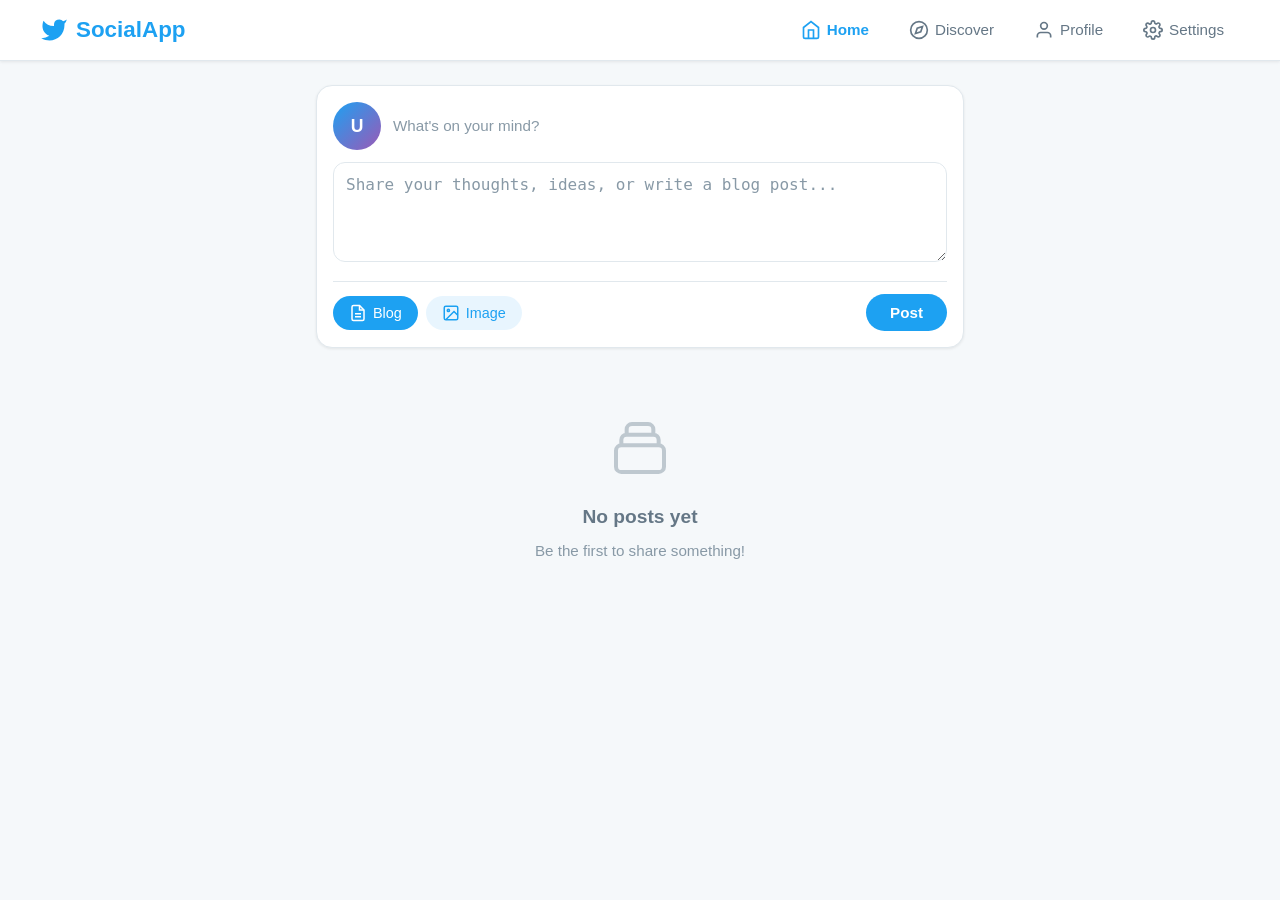
<file: index.html>
<!DOCTYPE html>
<html lang="en">

<head>
  <meta charset="UTF-8">
  <meta name="viewport" content="width=device-width, initial-scale=1.0">
  <title>SocialApp - Home</title>
  <meta name="description" content="Share your thoughts, images, and connect with others on SocialApp">
  <script>
    // Apply theme immediately to prevent flash
    (function () {
      var theme = localStorage.getItem('socialapp_theme') || 'light';
      document.documentElement.setAttribute('data-theme', theme);
    })();
  </script>
  <link rel="stylesheet" href="styles.css">
  <link rel="stylesheet" href="index.css">
</head>

<body>
  <!-- Navigation Bar -->
  <nav class="navbar">
    <div class="navbar-container">
      <a href="index.html" class="navbar-logo">
        <svg viewBox="0 0 24 24">
          <path
            d="M23 3a10.9 10.9 0 0 1-3.14 1.53 4.48 4.48 0 0 0-7.86 3v1A10.66 10.66 0 0 1 3 4s-4 9 5 13a11.64 11.64 0 0 1-7 2c9 5 20 0 20-11.5a4.5 4.5 0 0 0-.08-.83A7.72 7.72 0 0 0 23 3z" />
        </svg>
        <span>SocialApp</span>
      </a>

      <div class="navbar-links">
        <a href="index.html" class="nav-link active">
          <svg viewBox="0 0 24 24" fill="none" stroke="currentColor" stroke-width="2">
            <path d="M3 9l9-7 9 7v11a2 2 0 0 1-2 2H5a2 2 0 0 1-2-2z" />
            <polyline points="9 22 9 12 15 12 15 22" />
          </svg>
          <span>Home</span>
        </a>
        <a href="discover.html" class="nav-link">
          <svg viewBox="0 0 24 24" fill="none" stroke="currentColor" stroke-width="2">
            <circle cx="12" cy="12" r="10" />
            <polygon points="16.24 7.76 14.12 14.12 7.76 16.24 9.88 9.88 16.24 7.76" />
          </svg>
          <span>Discover</span>
        </a>
        <a href="profile.html" class="nav-link">
          <svg viewBox="0 0 24 24" fill="none" stroke="currentColor" stroke-width="2">
            <path d="M20 21v-2a4 4 0 0 0-4-4H8a4 4 0 0 0-4 4v2" />
            <circle cx="12" cy="7" r="4" />
          </svg>
          <span>Profile</span>
        </a>
        <a href="settings.html" class="nav-link">
          <svg viewBox="0 0 24 24" fill="none" stroke="currentColor" stroke-width="2">
            <circle cx="12" cy="12" r="3" />
            <path
              d="M19.4 15a1.65 1.65 0 0 0 .33 1.82l.06.06a2 2 0 0 1 0 2.83 2 2 0 0 1-2.83 0l-.06-.06a1.65 1.65 0 0 0-1.82-.33 1.65 1.65 0 0 0-1 1.51V21a2 2 0 0 1-2 2 2 2 0 0 1-2-2v-.09A1.65 1.65 0 0 0 9 19.4a1.65 1.65 0 0 0-1.82.33l-.06.06a2 2 0 0 1-2.83 0 2 2 0 0 1 0-2.83l.06-.06a1.65 1.65 0 0 0 .33-1.82 1.65 1.65 0 0 0-1.51-1H3a2 2 0 0 1-2-2 2 2 0 0 1 2-2h.09A1.65 1.65 0 0 0 4.6 9a1.65 1.65 0 0 0-.33-1.82l-.06-.06a2 2 0 0 1 0-2.83 2 2 0 0 1 2.83 0l.06.06a1.65 1.65 0 0 0 1.82.33H9a1.65 1.65 0 0 0 1-1.51V3a2 2 0 0 1 2-2 2 2 0 0 1 2 2v.09a1.65 1.65 0 0 0 1 1.51 1.65 1.65 0 0 0 1.82-.33l.06-.06a2 2 0 0 1 2.83 0 2 2 0 0 1 0 2.83l-.06.06a1.65 1.65 0 0 0-.33 1.82V9a1.65 1.65 0 0 0 1.51 1H21a2 2 0 0 1 2 2 2 2 0 0 1-2 2h-.09a1.65 1.65 0 0 0-1.51 1z" />
          </svg>
          <span>Settings</span>
        </a>
      </div>
    </div>
  </nav>

  <!-- Main Content -->
  <main class="main-container">
    <!-- Create Post Section -->
    <section class="card create-post-box">
      <form id="createPostForm">
        <div class="create-post-header">
          <div class="avatar" id="userAvatar">U</div>
          <span style="color: var(--text-muted); font-size: 0.95rem;">What's on your mind?</span>
        </div>

        <!-- Blog Mode (Text Area) -->
        <div id="blogMode" class="post-mode active">
          <textarea id="postContent" class="create-post-textarea"
            placeholder="Share your thoughts, ideas, or write a blog post..." maxlength="1000"></textarea>
        </div>

        <!-- Image Mode (Image Upload + Caption) -->
        <div id="imageMode" class="post-mode">
          <div class="image-upload-section">
            <div id="imageDropZone" class="image-drop-zone" onclick="document.getElementById('imageInput').click()">
              <div class="drop-zone-content">
                <svg viewBox="0 0 24 24" fill="none" stroke="currentColor" stroke-width="2">
                  <rect x="3" y="3" width="18" height="18" rx="2" ry="2" />
                  <circle cx="8.5" cy="8.5" r="1.5" />
                  <polyline points="21 15 16 10 5 21" />
                </svg>
                <p>Click to upload an image</p>
                <span>or drag and drop</span>
              </div>
            </div>

            <!-- Image Preview -->
            <div id="imagePreviewContainer" class="image-preview-container">
              <img id="imagePreview" class="image-preview" alt="Preview">
              <button type="button" class="remove-image-btn" onclick="handleRemoveImage()" title="Remove image">
                <svg width="16" height="16" viewBox="0 0 24 24" fill="none" stroke="currentColor" stroke-width="2">
                  <line x1="18" y1="6" x2="6" y2="18" />
                  <line x1="6" y1="6" x2="18" y2="18" />
                </svg>
              </button>
            </div>
          </div>

          <!-- Caption Input -->
          <div class="caption-section">
            <input type="text" id="imageCaption" class="caption-input" placeholder="Add a caption for your image..."
              maxlength="200">
          </div>
        </div>

        <!-- Hidden File Input -->
        <input type="file" id="imageInput" class="hidden-file-input" accept="image/*">

        <div class="create-post-actions">
          <div class="post-type-buttons">
            <button type="button" class="post-type-btn active" data-type="text" onclick="handlePostTypeClick('text')">
              <svg viewBox="0 0 24 24" fill="none" stroke="currentColor" stroke-width="2">
                <path d="M14 2H6a2 2 0 0 0-2 2v16a2 2 0 0 0 2 2h12a2 2 0 0 0 2-2V8z" />
                <polyline points="14 2 14 8 20 8" />
                <line x1="16" y1="13" x2="8" y2="13" />
                <line x1="16" y1="17" x2="8" y2="17" />
              </svg>
              Blog
            </button>
            <button type="button" class="post-type-btn" data-type="image" onclick="handlePostTypeClick('image')">
              <svg viewBox="0 0 24 24" fill="none" stroke="currentColor" stroke-width="2">
                <rect x="3" y="3" width="18" height="18" rx="2" ry="2" />
                <circle cx="8.5" cy="8.5" r="1.5" />
                <polyline points="21 15 16 10 5 21" />
              </svg>
              Image
            </button>
          </div>
          <button type="submit" class="btn-primary">Post</button>
        </div>
      </form>
    </section>

    <!-- Feed Section -->
    <section id="feed" class="feed">
      <!-- Posts will be rendered here by JavaScript -->
    </section>
  </main>

  <script src="app.js"></script>
  <script src="index.js"></script>
</body>

</html>
</file>
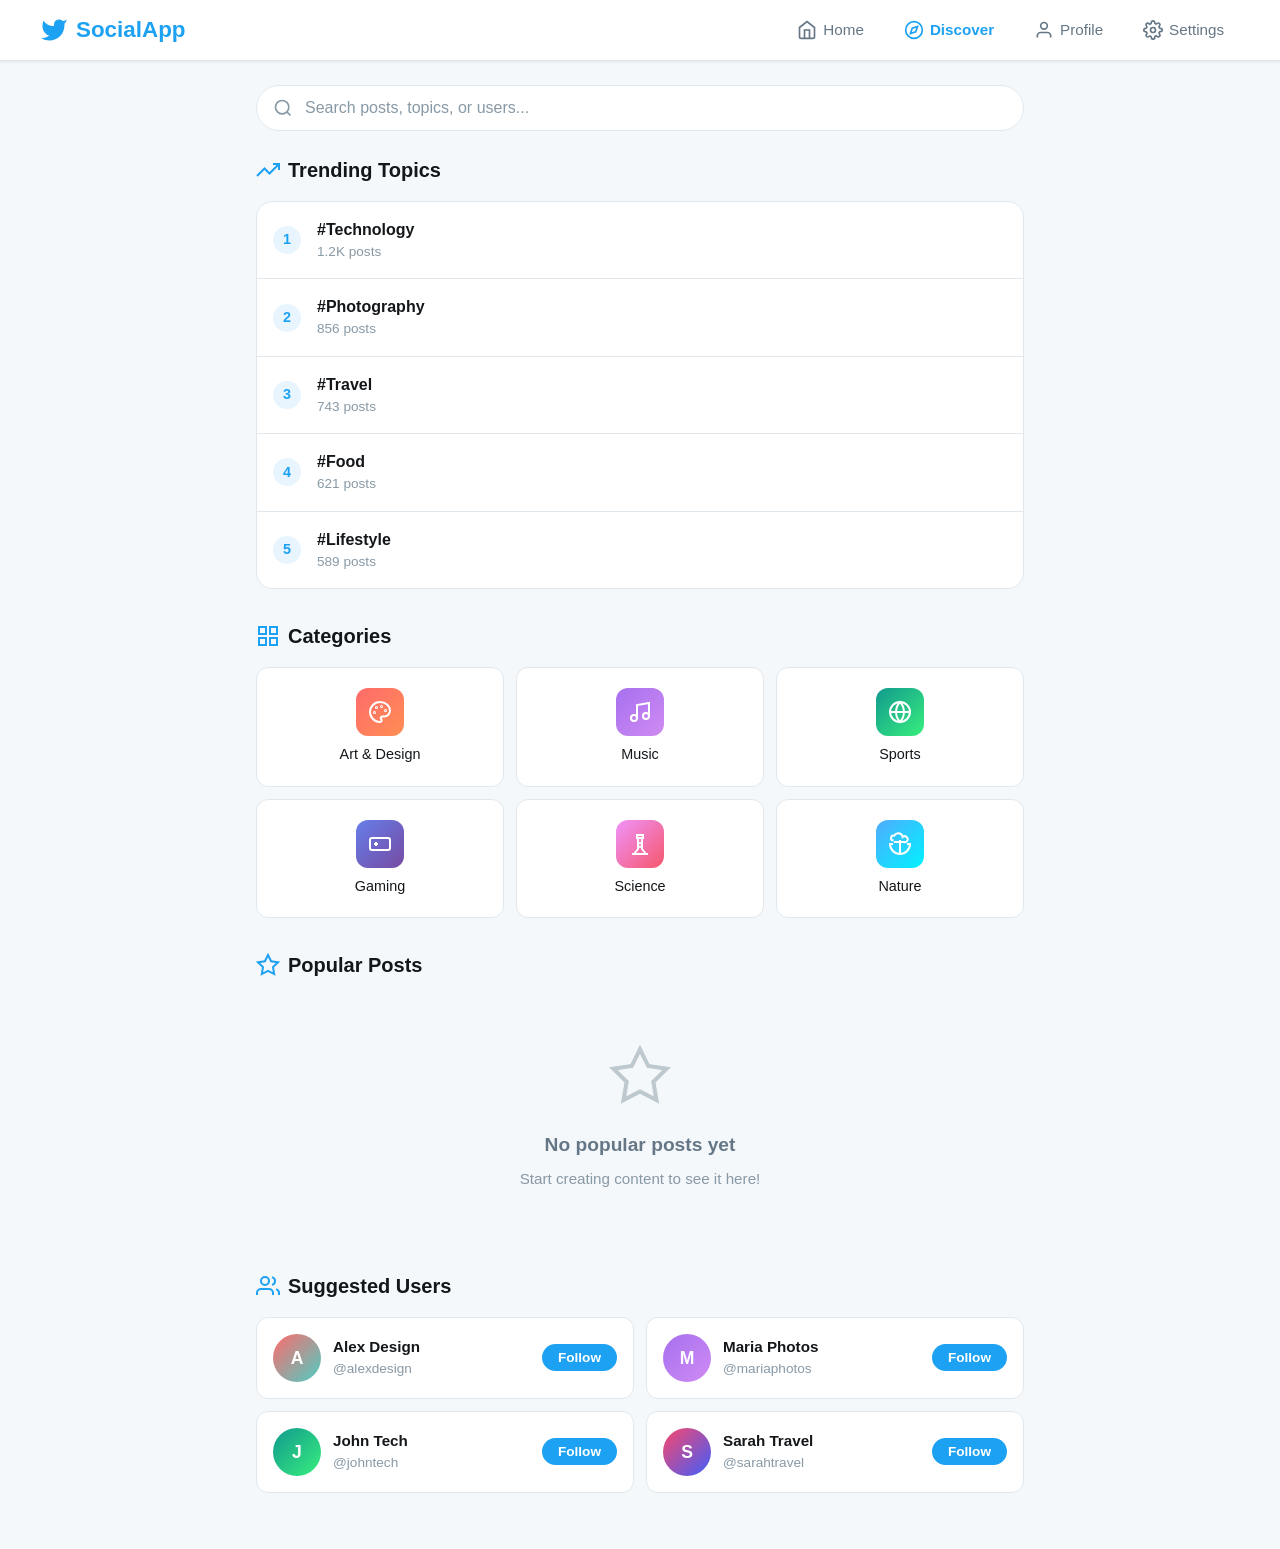
<file: discover.html>
<!DOCTYPE html>
<html lang="en">

<head>
    <meta charset="UTF-8">
    <meta name="viewport" content="width=device-width, initial-scale=1.0">
    <title>SocialApp - Discover</title>
    <meta name="description" content="Discover trending topics, popular posts, and new content on SocialApp">
    <script>
        // Apply theme immediately to prevent flash
        (function () {
            var theme = localStorage.getItem('socialapp_theme') || 'light';
            document.documentElement.setAttribute('data-theme', theme);
        })();
    </script>
    <link rel="stylesheet" href="styles.css">
    <link rel="stylesheet" href="discover.css">
</head>

<body>
    <!-- Navigation Bar -->
    <nav class="navbar">
        <div class="navbar-container">
            <a href="index.html" class="navbar-logo">
                <svg viewBox="0 0 24 24">
                    <path
                        d="M23 3a10.9 10.9 0 0 1-3.14 1.53 4.48 4.48 0 0 0-7.86 3v1A10.66 10.66 0 0 1 3 4s-4 9 5 13a11.64 11.64 0 0 1-7 2c9 5 20 0 20-11.5a4.5 4.5 0 0 0-.08-.83A7.72 7.72 0 0 0 23 3z" />
                </svg>
                <span>SocialApp</span>
            </a>

            <div class="navbar-links">
                <a href="index.html" class="nav-link">
                    <svg viewBox="0 0 24 24" fill="none" stroke="currentColor" stroke-width="2">
                        <path d="M3 9l9-7 9 7v11a2 2 0 0 1-2 2H5a2 2 0 0 1-2-2z" />
                        <polyline points="9 22 9 12 15 12 15 22" />
                    </svg>
                    <span>Home</span>
                </a>
                <a href="discover.html" class="nav-link active">
                    <svg viewBox="0 0 24 24" fill="none" stroke="currentColor" stroke-width="2">
                        <circle cx="12" cy="12" r="10" />
                        <polygon points="16.24 7.76 14.12 14.12 7.76 16.24 9.88 9.88 16.24 7.76" />
                    </svg>
                    <span>Discover</span>
                </a>
                <a href="profile.html" class="nav-link">
                    <svg viewBox="0 0 24 24" fill="none" stroke="currentColor" stroke-width="2">
                        <path d="M20 21v-2a4 4 0 0 0-4-4H8a4 4 0 0 0-4 4v2" />
                        <circle cx="12" cy="7" r="4" />
                    </svg>
                    <span>Profile</span>
                </a>
                <a href="settings.html" class="nav-link">
                    <svg viewBox="0 0 24 24" fill="none" stroke="currentColor" stroke-width="2">
                        <circle cx="12" cy="12" r="3" />
                        <path
                            d="M19.4 15a1.65 1.65 0 0 0 .33 1.82l.06.06a2 2 0 0 1 0 2.83 2 2 0 0 1-2.83 0l-.06-.06a1.65 1.65 0 0 0-1.82-.33 1.65 1.65 0 0 0-1 1.51V21a2 2 0 0 1-2 2 2 2 0 0 1-2-2v-.09A1.65 1.65 0 0 0 9 19.4a1.65 1.65 0 0 0-1.82.33l-.06.06a2 2 0 0 1-2.83 0 2 2 0 0 1 0-2.83l.06-.06a1.65 1.65 0 0 0 .33-1.82 1.65 1.65 0 0 0-1.51-1H3a2 2 0 0 1-2-2 2 2 0 0 1 2-2h.09A1.65 1.65 0 0 0 4.6 9a1.65 1.65 0 0 0-.33-1.82l-.06-.06a2 2 0 0 1 0-2.83 2 2 0 0 1 2.83 0l.06.06a1.65 1.65 0 0 0 1.82.33H9a1.65 1.65 0 0 0 1-1.51V3a2 2 0 0 1 2-2 2 2 0 0 1 2 2v.09a1.65 1.65 0 0 0 1 1.51 1.65 1.65 0 0 0 1.82-.33l.06-.06a2 2 0 0 1 2.83 0 2 2 0 0 1 0 2.83l-.06.06a1.65 1.65 0 0 0-.33 1.82V9a1.65 1.65 0 0 0 1.51 1H21a2 2 0 0 1 2 2 2 2 0 0 1-2 2h-.09a1.65 1.65 0 0 0-1.51 1z" />
                    </svg>
                    <span>Settings</span>
                </a>
            </div>
        </div>
    </nav>

    <!-- Main Content -->
    <main class="main-container discover-container">
        <!-- Search Section -->
        <section class="search-section">
            <div class="search-box">
                <svg viewBox="0 0 24 24" fill="none" stroke="currentColor" stroke-width="2">
                    <circle cx="11" cy="11" r="8" />
                    <line x1="21" y1="21" x2="16.65" y2="16.65" />
                </svg>
                <input type="text" id="searchInput" class="search-input"
                    placeholder="Search posts, topics, or users...">
            </div>
        </section>

        <!-- Trending Topics -->
        <section class="discover-section">
            <h2 class="section-title">
                <svg viewBox="0 0 24 24" fill="none" stroke="currentColor" stroke-width="2">
                    <polyline points="23 6 13.5 15.5 8.5 10.5 1 18" />
                    <polyline points="17 6 23 6 23 12" />
                </svg>
                Trending Topics
            </h2>
            <div class="trending-topics">
                <div class="trending-topic" onclick="searchTopic('Technology')">
                    <div class="topic-rank">1</div>
                    <div class="topic-info">
                        <h4>#Technology</h4>
                        <p>1.2K posts</p>
                    </div>
                </div>
                <div class="trending-topic" onclick="searchTopic('Photography')">
                    <div class="topic-rank">2</div>
                    <div class="topic-info">
                        <h4>#Photography</h4>
                        <p>856 posts</p>
                    </div>
                </div>
                <div class="trending-topic" onclick="searchTopic('Travel')">
                    <div class="topic-rank">3</div>
                    <div class="topic-info">
                        <h4>#Travel</h4>
                        <p>743 posts</p>
                    </div>
                </div>
                <div class="trending-topic" onclick="searchTopic('Food')">
                    <div class="topic-rank">4</div>
                    <div class="topic-info">
                        <h4>#Food</h4>
                        <p>621 posts</p>
                    </div>
                </div>
                <div class="trending-topic" onclick="searchTopic('Lifestyle')">
                    <div class="topic-rank">5</div>
                    <div class="topic-info">
                        <h4>#Lifestyle</h4>
                        <p>589 posts</p>
                    </div>
                </div>
            </div>
        </section>

        <!-- Categories -->
        <section class="discover-section">
            <h2 class="section-title">
                <svg viewBox="0 0 24 24" fill="none" stroke="currentColor" stroke-width="2">
                    <rect x="3" y="3" width="7" height="7" />
                    <rect x="14" y="3" width="7" height="7" />
                    <rect x="14" y="14" width="7" height="7" />
                    <rect x="3" y="14" width="7" height="7" />
                </svg>
                Categories
            </h2>
            <div class="categories-grid">
                <div class="category-card" onclick="filterByCategory('Art')">
                    <div class="category-icon art">
                        <svg viewBox="0 0 24 24" fill="none" stroke="currentColor" stroke-width="2">
                            <circle cx="13.5" cy="6.5" r=".5" />
                            <circle cx="17.5" cy="10.5" r=".5" />
                            <circle cx="8.5" cy="7.5" r=".5" />
                            <circle cx="6.5" cy="12.5" r=".5" />
                            <path
                                d="M12 2C6.5 2 2 6.5 2 12s4.5 10 10 10c.926 0 1.648-.746 1.648-1.688 0-.437-.18-.835-.437-1.125-.29-.289-.438-.652-.438-1.125a1.64 1.64 0 0 1 1.668-1.668h1.996c3.051 0 5.555-2.503 5.555-5.555C21.965 6.012 17.461 2 12 2z" />
                        </svg>
                    </div>
                    <span>Art & Design</span>
                </div>
                <div class="category-card" onclick="filterByCategory('Music')">
                    <div class="category-icon music">
                        <svg viewBox="0 0 24 24" fill="none" stroke="currentColor" stroke-width="2">
                            <path d="M9 18V5l12-2v13" />
                            <circle cx="6" cy="18" r="3" />
                            <circle cx="18" cy="16" r="3" />
                        </svg>
                    </div>
                    <span>Music</span>
                </div>
                <div class="category-card" onclick="filterByCategory('Sports')">
                    <div class="category-icon sports">
                        <svg viewBox="0 0 24 24" fill="none" stroke="currentColor" stroke-width="2">
                            <circle cx="12" cy="12" r="10" />
                            <path
                                d="M12 2a15.3 15.3 0 0 1 4 10 15.3 15.3 0 0 1-4 10 15.3 15.3 0 0 1-4-10 15.3 15.3 0 0 1 4-10z" />
                            <path d="M2 12h20" />
                        </svg>
                    </div>
                    <span>Sports</span>
                </div>
                <div class="category-card" onclick="filterByCategory('Gaming')">
                    <div class="category-icon gaming">
                        <svg viewBox="0 0 24 24" fill="none" stroke="currentColor" stroke-width="2">
                            <line x1="6" y1="12" x2="10" y2="12" />
                            <line x1="8" y1="10" x2="8" y2="14" />
                            <line x1="15" y1="13" x2="15.01" y2="13" />
                            <line x1="18" y1="11" x2="18.01" y2="11" />
                            <rect x="2" y="6" width="20" height="12" rx="2" />
                        </svg>
                    </div>
                    <span>Gaming</span>
                </div>
                <div class="category-card" onclick="filterByCategory('Science')">
                    <div class="category-icon science">
                        <svg viewBox="0 0 24 24" fill="none" stroke="currentColor" stroke-width="2">
                            <path d="M9 3h6v3H9zM4 22h16" />
                            <path d="M10 6v11l-4 5" />
                            <path d="M14 6v11l4 5" />
                            <circle cx="12" cy="13" r="2" />
                        </svg>
                    </div>
                    <span>Science</span>
                </div>
                <div class="category-card" onclick="filterByCategory('Nature')">
                    <div class="category-icon nature">
                        <svg viewBox="0 0 24 24" fill="none" stroke="currentColor" stroke-width="2">
                            <path d="M12 22V8" />
                            <path d="M5 12H2a10 10 0 0 0 20 0h-3" />
                            <path
                                d="M5.5 8.5a2.5 2.5 0 0 1 0-5c.28 0 .55.04.8.12a4.5 4.5 0 0 1 8.4 1.38A3 3 0 1 1 15.5 10H6" />
                        </svg>
                    </div>
                    <span>Nature</span>
                </div>
            </div>
        </section>

        <!-- Popular Posts -->
        <section class="discover-section">
            <h2 class="section-title">
                <svg viewBox="0 0 24 24" fill="none" stroke="currentColor" stroke-width="2">
                    <polygon
                        points="12 2 15.09 8.26 22 9.27 17 14.14 18.18 21.02 12 17.77 5.82 21.02 7 14.14 2 9.27 8.91 8.26 12 2" />
                </svg>
                Popular Posts
            </h2>
            <div id="popularPosts" class="feed">
                <!-- Popular posts will be rendered here -->
            </div>
        </section>

        <!-- Suggested Users -->
        <section class="discover-section">
            <h2 class="section-title">
                <svg viewBox="0 0 24 24" fill="none" stroke="currentColor" stroke-width="2">
                    <path d="M17 21v-2a4 4 0 0 0-4-4H5a4 4 0 0 0-4 4v2" />
                    <circle cx="9" cy="7" r="4" />
                    <path d="M23 21v-2a4 4 0 0 0-3-3.87" />
                    <path d="M16 3.13a4 4 0 0 1 0 7.75" />
                </svg>
                Suggested Users
            </h2>
            <div class="suggested-users">
                <div class="suggested-user-card">
                    <div class="suggested-user-avatar" style="background: linear-gradient(135deg, #FF6B6B, #4ECDC4);">A
                    </div>
                    <div class="suggested-user-info">
                        <h4>Alex Design</h4>
                        <p>@alexdesign</p>
                    </div>
                    <button class="btn-follow">Follow</button>
                </div>
                <div class="suggested-user-card">
                    <div class="suggested-user-avatar" style="background: linear-gradient(135deg, #A770EF, #CF8BF3);">M
                    </div>
                    <div class="suggested-user-info">
                        <h4>Maria Photos</h4>
                        <p>@mariaphotos</p>
                    </div>
                    <button class="btn-follow">Follow</button>
                </div>
                <div class="suggested-user-card">
                    <div class="suggested-user-avatar" style="background: linear-gradient(135deg, #11998E, #38EF7D);">J
                    </div>
                    <div class="suggested-user-info">
                        <h4>John Tech</h4>
                        <p>@johntech</p>
                    </div>
                    <button class="btn-follow">Follow</button>
                </div>
                <div class="suggested-user-card">
                    <div class="suggested-user-avatar" style="background: linear-gradient(135deg, #FC466B, #3F5EFB);">S
                    </div>
                    <div class="suggested-user-info">
                        <h4>Sarah Travel</h4>
                        <p>@sarahtravel</p>
                    </div>
                    <button class="btn-follow">Follow</button>
                </div>
            </div>
        </section>
    </main>

    <script src="app.js"></script>
    <script src="discover.js"></script>
</body>

</html>
</file>
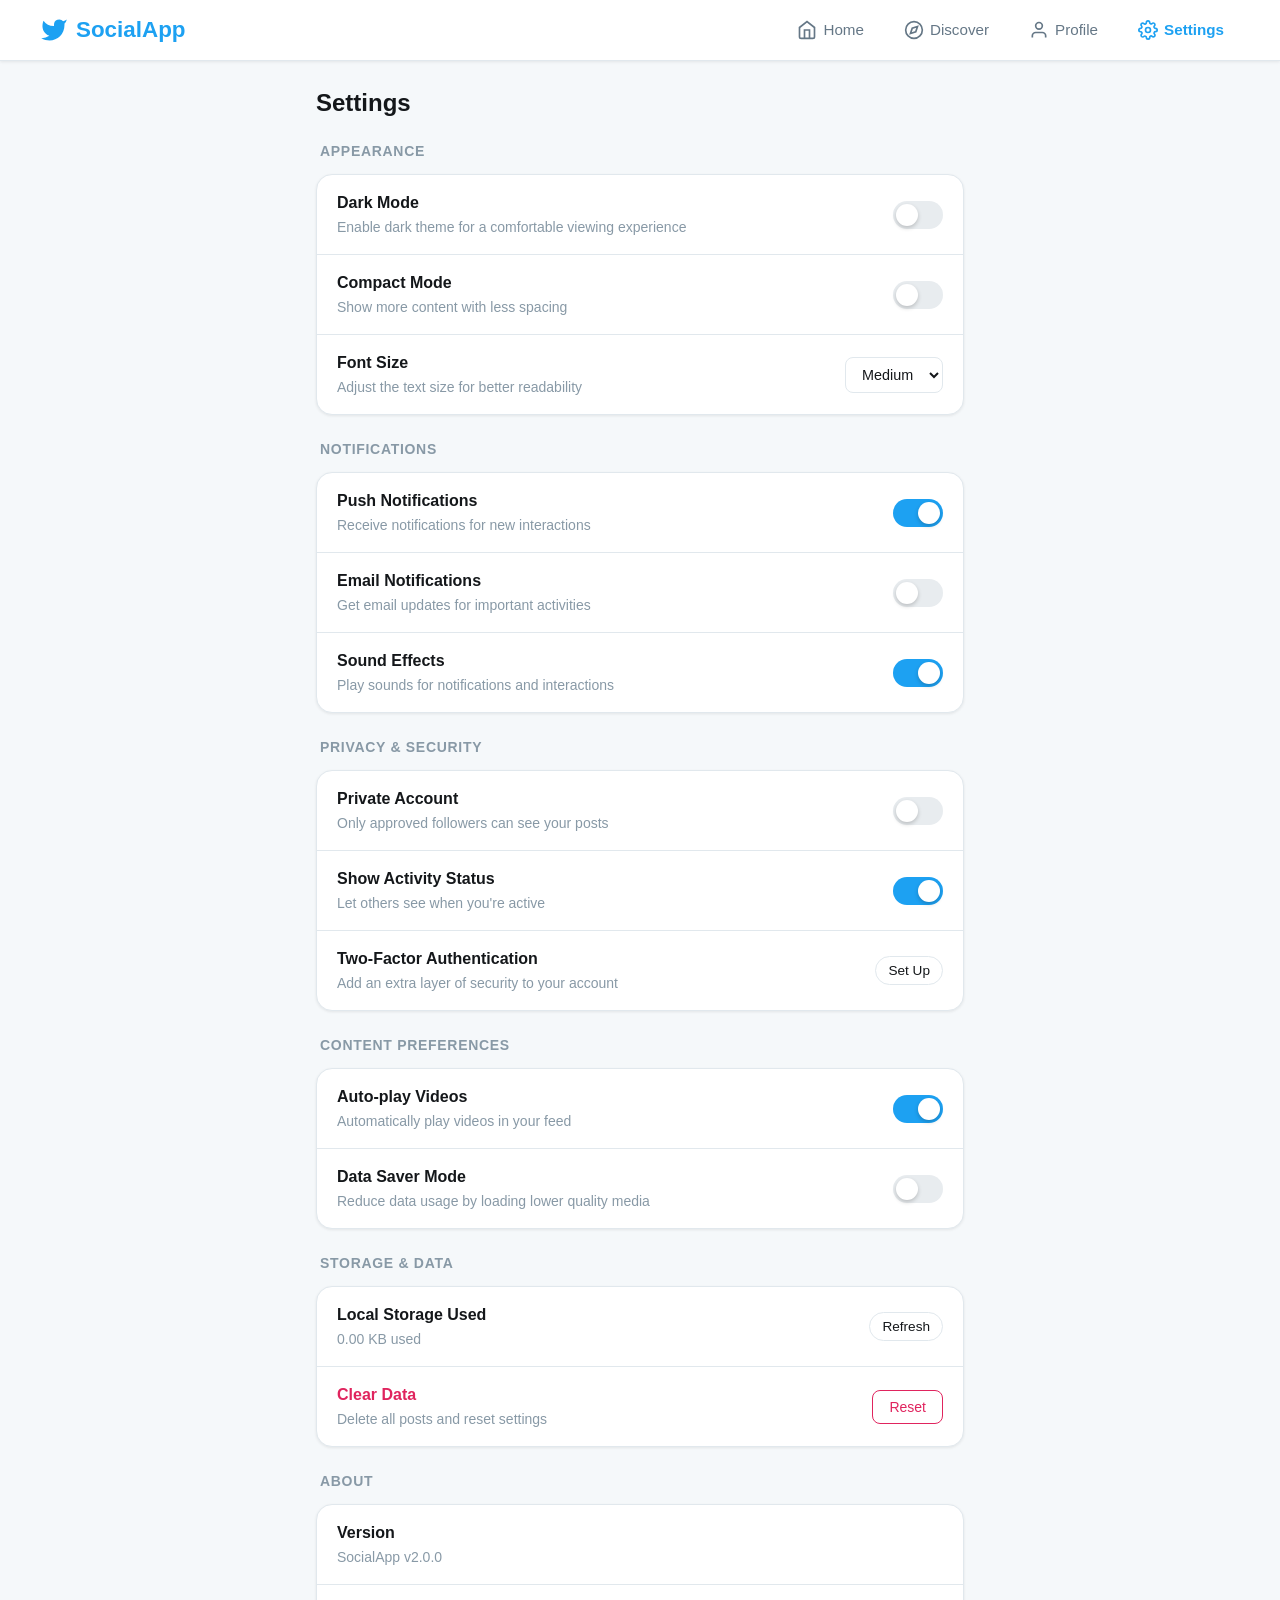
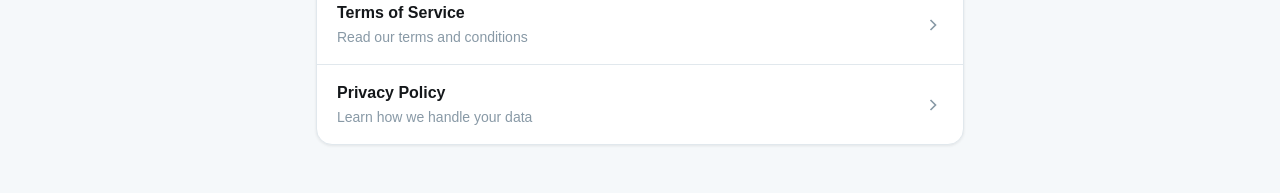
<file: settings.html>
<!DOCTYPE html>
<html lang="en">

<head>
    <meta charset="UTF-8">
    <meta name="viewport" content="width=device-width, initial-scale=1.0">
    <title>SocialApp - Settings</title>
    <meta name="description" content="Manage your settings and preferences on SocialApp">
    <script>
        // Apply theme immediately to prevent flash
        (function () {
            var theme = localStorage.getItem('socialapp_theme') || 'light';
            document.documentElement.setAttribute('data-theme', theme);
        })();
    </script>
    <link rel="stylesheet" href="styles.css">
    <link rel="stylesheet" href="settings.css">
</head>

<body>
    <!-- Navigation Bar -->
    <nav class="navbar">
        <div class="navbar-container">
            <a href="index.html" class="navbar-logo">
                <svg viewBox="0 0 24 24">
                    <path
                        d="M23 3a10.9 10.9 0 0 1-3.14 1.53 4.48 4.48 0 0 0-7.86 3v1A10.66 10.66 0 0 1 3 4s-4 9 5 13a11.64 11.64 0 0 1-7 2c9 5 20 0 20-11.5a4.5 4.5 0 0 0-.08-.83A7.72 7.72 0 0 0 23 3z" />
                </svg>
                <span>SocialApp</span>
            </a>

            <div class="navbar-links">
                <a href="index.html" class="nav-link">
                    <svg viewBox="0 0 24 24" fill="none" stroke="currentColor" stroke-width="2">
                        <path d="M3 9l9-7 9 7v11a2 2 0 0 1-2 2H5a2 2 0 0 1-2-2z" />
                        <polyline points="9 22 9 12 15 12 15 22" />
                    </svg>
                    <span>Home</span>
                </a>
                <a href="discover.html" class="nav-link">
                    <svg viewBox="0 0 24 24" fill="none" stroke="currentColor" stroke-width="2">
                        <circle cx="12" cy="12" r="10" />
                        <polygon points="16.24 7.76 14.12 14.12 7.76 16.24 9.88 9.88 16.24 7.76" />
                    </svg>
                    <span>Discover</span>
                </a>
                <a href="profile.html" class="nav-link">
                    <svg viewBox="0 0 24 24" fill="none" stroke="currentColor" stroke-width="2">
                        <path d="M20 21v-2a4 4 0 0 0-4-4H8a4 4 0 0 0-4 4v2" />
                        <circle cx="12" cy="7" r="4" />
                    </svg>
                    <span>Profile</span>
                </a>
                <a href="settings.html" class="nav-link active">
                    <svg viewBox="0 0 24 24" fill="none" stroke="currentColor" stroke-width="2">
                        <circle cx="12" cy="12" r="3" />
                        <path
                            d="M19.4 15a1.65 1.65 0 0 0 .33 1.82l.06.06a2 2 0 0 1 0 2.83 2 2 0 0 1-2.83 0l-.06-.06a1.65 1.65 0 0 0-1.82-.33 1.65 1.65 0 0 0-1 1.51V21a2 2 0 0 1-2 2 2 2 0 0 1-2-2v-.09A1.65 1.65 0 0 0 9 19.4a1.65 1.65 0 0 0-1.82.33l-.06.06a2 2 0 0 1-2.83 0 2 2 0 0 1 0-2.83l.06-.06a1.65 1.65 0 0 0 .33-1.82 1.65 1.65 0 0 0-1.51-1H3a2 2 0 0 1-2-2 2 2 0 0 1 2-2h.09A1.65 1.65 0 0 0 4.6 9a1.65 1.65 0 0 0-.33-1.82l-.06-.06a2 2 0 0 1 0-2.83 2 2 0 0 1 2.83 0l.06.06a1.65 1.65 0 0 0 1.82.33H9a1.65 1.65 0 0 0 1-1.51V3a2 2 0 0 1 2-2 2 2 0 0 1 2 2v.09a1.65 1.65 0 0 0 1 1.51 1.65 1.65 0 0 0 1.82-.33l.06-.06a2 2 0 0 1 2.83 0 2 2 0 0 1 0 2.83l-.06.06a1.65 1.65 0 0 0-.33 1.82V9a1.65 1.65 0 0 0 1.51 1H21a2 2 0 0 1 2 2 2 2 0 0 1-2 2h-.09a1.65 1.65 0 0 0-1.51 1z" />
                    </svg>
                    <span>Settings</span>
                </a>
            </div>
        </div>
    </nav>

    <!-- Main Content -->
    <main class="main-container">
        <h1 class="page-title">Settings</h1>

        <!-- Appearance Section -->
        <section class="settings-section">
            <h3 class="settings-section-title">Appearance</h3>
            <div class="card settings-card">
                <!-- Dark Mode Toggle -->
                <div class="settings-item">
                    <div class="settings-item-info">
                        <h4>Dark Mode</h4>
                        <p>Enable dark theme for a comfortable viewing experience</p>
                    </div>
                    <label class="toggle-switch">
                        <input type="checkbox" id="themeToggle">
                        <span class="toggle-slider"></span>
                    </label>
                </div>

                <!-- Compact Mode -->
                <div class="settings-item">
                    <div class="settings-item-info">
                        <h4>Compact Mode</h4>
                        <p>Show more content with less spacing</p>
                    </div>
                    <label class="toggle-switch">
                        <input type="checkbox" id="compactModeToggle">
                        <span class="toggle-slider"></span>
                    </label>
                </div>

                <!-- Font Size -->
                <div class="settings-item">
                    <div class="settings-item-info">
                        <h4>Font Size</h4>
                        <p>Adjust the text size for better readability</p>
                    </div>
                    <select id="fontSizeSelect" class="settings-select">
                        <option value="small">Small</option>
                        <option value="medium" selected>Medium</option>
                        <option value="large">Large</option>
                    </select>
                </div>
            </div>
        </section>

        <!-- Notifications Section -->
        <section class="settings-section">
            <h3 class="settings-section-title">Notifications</h3>
            <div class="card settings-card">
                <!-- Push Notifications -->
                <div class="settings-item">
                    <div class="settings-item-info">
                        <h4>Push Notifications</h4>
                        <p>Receive notifications for new interactions</p>
                    </div>
                    <label class="toggle-switch">
                        <input type="checkbox" id="pushNotificationsToggle" checked>
                        <span class="toggle-slider"></span>
                    </label>
                </div>

                <!-- Email Notifications -->
                <div class="settings-item">
                    <div class="settings-item-info">
                        <h4>Email Notifications</h4>
                        <p>Get email updates for important activities</p>
                    </div>
                    <label class="toggle-switch">
                        <input type="checkbox" id="emailNotificationsToggle">
                        <span class="toggle-slider"></span>
                    </label>
                </div>

                <!-- Sound Effects -->
                <div class="settings-item">
                    <div class="settings-item-info">
                        <h4>Sound Effects</h4>
                        <p>Play sounds for notifications and interactions</p>
                    </div>
                    <label class="toggle-switch">
                        <input type="checkbox" id="soundEffectsToggle" checked>
                        <span class="toggle-slider"></span>
                    </label>
                </div>
            </div>
        </section>

        <!-- Privacy Section -->
        <section class="settings-section">
            <h3 class="settings-section-title">Privacy & Security</h3>
            <div class="card settings-card">
                <!-- Private Account -->
                <div class="settings-item">
                    <div class="settings-item-info">
                        <h4>Private Account</h4>
                        <p>Only approved followers can see your posts</p>
                    </div>
                    <label class="toggle-switch">
                        <input type="checkbox" id="privateAccountToggle">
                        <span class="toggle-slider"></span>
                    </label>
                </div>

                <!-- Show Activity Status -->
                <div class="settings-item">
                    <div class="settings-item-info">
                        <h4>Show Activity Status</h4>
                        <p>Let others see when you're active</p>
                    </div>
                    <label class="toggle-switch">
                        <input type="checkbox" id="activityStatusToggle" checked>
                        <span class="toggle-slider"></span>
                    </label>
                </div>

                <!-- Two-Factor Authentication -->
                <div class="settings-item">
                    <div class="settings-item-info">
                        <h4>Two-Factor Authentication</h4>
                        <p>Add an extra layer of security to your account</p>
                    </div>
                    <button class="btn-secondary btn-small"
                        onclick="alert('Two-factor authentication setup would appear here')">
                        Set Up
                    </button>
                </div>
            </div>
        </section>

        <!-- Content Section -->
        <section class="settings-section">
            <h3 class="settings-section-title">Content Preferences</h3>
            <div class="card settings-card">
                <!-- Auto-play Videos -->
                <div class="settings-item">
                    <div class="settings-item-info">
                        <h4>Auto-play Videos</h4>
                        <p>Automatically play videos in your feed</p>
                    </div>
                    <label class="toggle-switch">
                        <input type="checkbox" id="autoPlayToggle" checked>
                        <span class="toggle-slider"></span>
                    </label>
                </div>

                <!-- Data Saver Mode -->
                <div class="settings-item">
                    <div class="settings-item-info">
                        <h4>Data Saver Mode</h4>
                        <p>Reduce data usage by loading lower quality media</p>
                    </div>
                    <label class="toggle-switch">
                        <input type="checkbox" id="dataSaverToggle">
                        <span class="toggle-slider"></span>
                    </label>
                </div>
            </div>
        </section>

        <!-- Storage Section -->
        <section class="settings-section">
            <h3 class="settings-section-title">Storage & Data</h3>
            <div class="card settings-card">
                <!-- Storage Info -->
                <div class="settings-item">
                    <div class="settings-item-info">
                        <h4>Local Storage Used</h4>
                        <p id="storageUsed">Calculating...</p>
                    </div>
                    <button class="btn-secondary btn-small" onclick="calculateStorage()">
                        Refresh
                    </button>
                </div>

                <!-- Clear Data -->
                <div class="settings-item">
                    <div class="settings-item-info danger">
                        <h4>Clear Data</h4>
                        <p>Delete all posts and reset settings</p>
                    </div>
                    <button id="clearDataBtn" class="btn-danger">Reset</button>
                </div>
            </div>
        </section>

        <!-- About Section -->
        <section class="settings-section">
            <h3 class="settings-section-title">About</h3>
            <div class="card settings-card">
                <div class="settings-item">
                    <div class="settings-item-info">
                        <h4>Version</h4>
                        <p>SocialApp v2.0.0</p>
                    </div>
                </div>
                <div class="settings-item">
                    <div class="settings-item-info">
                        <h4>Terms of Service</h4>
                        <p>Read our terms and conditions</p>
                    </div>
                    <svg viewBox="0 0 24 24" fill="none" stroke="currentColor" stroke-width="2" width="20" height="20"
                        style="color: var(--text-muted)">
                        <polyline points="9 18 15 12 9 6" />
                    </svg>
                </div>
                <div class="settings-item">
                    <div class="settings-item-info">
                        <h4>Privacy Policy</h4>
                        <p>Learn how we handle your data</p>
                    </div>
                    <svg viewBox="0 0 24 24" fill="none" stroke="currentColor" stroke-width="2" width="20" height="20"
                        style="color: var(--text-muted)">
                        <polyline points="9 18 15 12 9 6" />
                    </svg>
                </div>
            </div>
        </section>
    </main>

    <script src="app.js"></script>
    <script src="settings.js"></script>
</body>

</html>
</file>
<file: styles.css>
/* ====================================
   SocialApp - Mini Social Media Platform
   Core/Shared Styles with Light/Dark Theme Support
   ==================================== */

/* CSS Variables for Theming */
:root {
  /* Light Theme (Default) */
  --bg-primary: #f5f8fa;
  --bg-secondary: #ffffff;
  --bg-tertiary: #e8ecef;
  --text-primary: #14171a;
  --text-secondary: #657786;
  --text-muted: #8899a6;
  --accent-primary: #1da1f2;
  --accent-hover: #1a91da;
  --accent-light: rgba(29, 161, 242, 0.1);
  --danger: #e0245e;
  --danger-hover: #c81e54;
  --success: #17bf63;
  --border-color: #e1e8ed;
  --shadow-sm: 0 1px 3px rgba(0, 0, 0, 0.08);
  --shadow-md: 0 4px 12px rgba(0, 0, 0, 0.1);
  --shadow-lg: 0 8px 24px rgba(0, 0, 0, 0.12);
  --card-bg: #ffffff;
  --nav-bg: #ffffff;
  --input-bg: #ffffff;
  --modal-overlay: rgba(0, 0, 0, 0.5);
}

/* Dark Theme */
[data-theme="dark"] {
  --bg-primary: #15202b;
  --bg-secondary: #192734;
  --bg-tertiary: #22303c;
  --text-primary: #ffffff;
  --text-secondary: #8899a6;
  --text-muted: #657786;
  --accent-primary: #1da1f2;
  --accent-hover: #1a91da;
  --accent-light: rgba(29, 161, 242, 0.15);
  --danger: #e0245e;
  --danger-hover: #c81e54;
  --success: #17bf63;
  --border-color: #38444d;
  --shadow-sm: 0 1px 3px rgba(0, 0, 0, 0.3);
  --shadow-md: 0 4px 12px rgba(0, 0, 0, 0.4);
  --shadow-lg: 0 8px 24px rgba(0, 0, 0, 0.5);
  --card-bg: #192734;
  --nav-bg: #192734;
  --input-bg: #253341;
  --modal-overlay: rgba(0, 0, 0, 0.7);
}

/* Reset & Base Styles */
* {
  margin: 0;
  padding: 0;
  box-sizing: border-box;
}

body {
  font-family: -apple-system, BlinkMacSystemFont, "Segoe UI", Roboto, Helvetica, Arial, sans-serif;
  background-color: var(--bg-primary);
  color: var(--text-primary);
  line-height: 1.5;
  min-height: 100vh;
}

a {
  text-decoration: none;
  color: inherit;
}

button {
  cursor: pointer;
  font-family: inherit;
}

img {
  max-width: 100%;
  height: auto;
}

/* ====================================
   Navigation Bar
   ==================================== */
.navbar {
  background-color: var(--nav-bg);
  border-bottom: 1px solid var(--border-color);
  padding: 0 24px;
  position: sticky;
  top: 0;
  z-index: 100;
  box-shadow: var(--shadow-sm);
}

.navbar-container {
  max-width: 1200px;
  margin: 0 auto;
  display: flex;
  justify-content: space-between;
  align-items: center;
  height: 60px;
}

.navbar-logo {
  display: flex;
  align-items: center;
  gap: 8px;
  font-size: 1.4rem;
  font-weight: 700;
  color: var(--accent-primary);
}

.navbar-logo svg {
  width: 28px;
  height: 28px;
  fill: var(--accent-primary);
}

.navbar-links {
  display: flex;
  gap: 8px;
}

.nav-link {
  display: flex;
  align-items: center;
  gap: 6px;
  padding: 10px 16px;
  border-radius: 9999px;
  font-size: 0.95rem;
  font-weight: 500;
  color: var(--text-secondary);
  transition: all 0.2s ease;
}

.nav-link:hover {
  background-color: var(--accent-light);
  color: var(--accent-primary);
}

.nav-link.active {
  color: var(--accent-primary);
  font-weight: 600;
}

.nav-link svg {
  width: 20px;
  height: 20px;
}

/* ====================================
   Main Content Container
   ==================================== */
.main-container {
  max-width: 680px;
  margin: 0 auto;
  padding: 24px 16px;
}

.page-title {
  font-size: 1.5rem;
  font-weight: 700;
  margin-bottom: 20px;
  color: var(--text-primary);
}

/* ====================================
   Card Component
   ==================================== */
.card {
  background-color: var(--card-bg);
  border-radius: 16px;
  border: 1px solid var(--border-color);
  box-shadow: var(--shadow-sm);
  overflow: hidden;
  transition: box-shadow 0.3s ease;
}

.card:hover {
  box-shadow: var(--shadow-md);
}

/* ====================================
   Avatar
   ==================================== */
.avatar {
  width: 48px;
  height: 48px;
  border-radius: 50%;
  background: linear-gradient(135deg, var(--accent-primary), #9b59b6);
  display: flex;
  align-items: center;
  justify-content: center;
  color: white;
  font-weight: 600;
  font-size: 1.1rem;
  overflow: hidden;
}

.avatar img {
  width: 100%;
  height: 100%;
  object-fit: cover;
}

/* ====================================
   Buttons
   ==================================== */
.btn-primary {
  padding: 10px 24px;
  border: none;
  border-radius: 9999px;
  background-color: var(--accent-primary);
  color: white;
  font-size: 0.95rem;
  font-weight: 600;
  transition: all 0.2s ease;
}

.btn-primary:hover {
  background-color: var(--accent-hover);
  transform: translateY(-1px);
  box-shadow: var(--shadow-md);
}

.btn-primary:disabled {
  opacity: 0.5;
  cursor: not-allowed;
  transform: none;
}

.btn-secondary {
  display: inline-flex;
  align-items: center;
  gap: 6px;
  padding: 8px 16px;
  border: 1px solid var(--border-color);
  border-radius: 9999px;
  background-color: transparent;
  color: var(--text-primary);
  font-size: 0.9rem;
  font-weight: 500;
  transition: all 0.2s ease;
}

.btn-secondary:hover {
  background-color: var(--bg-tertiary);
  border-color: var(--accent-primary);
  color: var(--accent-primary);
}

.btn-small {
  padding: 6px 12px;
  font-size: 0.85rem;
}

/* ====================================
   Post Feed
   ==================================== */
.feed {
  display: flex;
  flex-direction: column;
  gap: 16px;
}

.post-card {
  padding: 16px;
}

.post-header {
  display: flex;
  justify-content: space-between;
  align-items: flex-start;
  margin-bottom: 12px;
}

.post-author {
  display: flex;
  align-items: center;
  gap: 10px;
}

.post-author-info h4 {
  font-size: 0.95rem;
  font-weight: 600;
  color: var(--text-primary);
}

.post-author-info span {
  font-size: 0.85rem;
  color: var(--text-muted);
}

.post-delete-btn {
  padding: 6px;
  border: none;
  border-radius: 50%;
  background: transparent;
  color: var(--text-muted);
  transition: all 0.2s ease;
}

.post-delete-btn:hover {
  background-color: rgba(224, 36, 94, 0.1);
  color: var(--danger);
}

.post-content {
  font-size: 1rem;
  color: var(--text-primary);
  white-space: pre-wrap;
  word-wrap: break-word;
  margin-bottom: 12px;
}

.post-image {
  width: 100%;
  max-height: 400px;
  object-fit: cover;
  border-radius: 12px;
  margin-bottom: 12px;
  border: 1px solid var(--border-color);
}

.post-actions {
  display: flex;
  gap: 16px;
  padding-top: 12px;
  border-top: 1px solid var(--border-color);
}

.post-action-btn {
  display: flex;
  align-items: center;
  gap: 6px;
  padding: 8px 12px;
  border: none;
  border-radius: 9999px;
  background: transparent;
  color: var(--text-secondary);
  font-size: 0.9rem;
  transition: all 0.2s ease;
}

.post-action-btn:hover {
  background-color: var(--accent-light);
  color: var(--accent-primary);
}

.post-action-btn.liked {
  color: var(--danger);
}

.post-action-btn.liked:hover {
  background-color: rgba(224, 36, 94, 0.1);
}

.post-action-btn svg {
  width: 18px;
  height: 18px;
}

/* Empty State */
.empty-state {
  text-align: center;
  padding: 48px 24px;
  color: var(--text-muted);
}

.empty-state svg {
  width: 64px;
  height: 64px;
  margin-bottom: 16px;
  opacity: 0.5;
}

.empty-state h3 {
  font-size: 1.2rem;
  margin-bottom: 8px;
  color: var(--text-secondary);
}

.empty-state p {
  font-size: 0.95rem;
}

/* ====================================
   Modal
   ==================================== */
.modal {
  display: none;
  position: fixed;
  top: 0;
  left: 0;
  width: 100%;
  height: 100%;
  z-index: 1000;
}

.modal.active {
  display: flex;
  align-items: center;
  justify-content: center;
}

.modal-overlay {
  position: absolute;
  top: 0;
  left: 0;
  width: 100%;
  height: 100%;
  background-color: var(--modal-overlay);
}

.modal-content {
  position: relative;
  width: 90%;
  max-width: 480px;
  max-height: 90vh;
  overflow-y: auto;
  animation: modalSlideIn 0.3s ease;
}

@keyframes modalSlideIn {
  from {
    opacity: 0;
    transform: translateY(-20px);
  }

  to {
    opacity: 1;
    transform: translateY(0);
  }
}

.modal-header {
  display: flex;
  justify-content: space-between;
  align-items: center;
  padding: 16px 20px;
  border-bottom: 1px solid var(--border-color);
}

.modal-header h3 {
  font-size: 1.2rem;
  font-weight: 600;
}

.modal-close-btn {
  padding: 4px;
  border: none;
  border-radius: 50%;
  background: transparent;
  color: var(--text-muted);
  cursor: pointer;
  transition: all 0.2s ease;
}

.modal-close-btn:hover {
  background-color: var(--bg-tertiary);
  color: var(--text-primary);
}

.modal-body {
  padding: 20px;
}

.modal-footer {
  display: flex;
  justify-content: flex-end;
  gap: 12px;
  padding: 16px 20px;
  border-top: 1px solid var(--border-color);
}

/* Form Elements */
.form-group {
  margin-bottom: 16px;
}

.form-group label {
  display: block;
  font-size: 0.9rem;
  font-weight: 500;
  color: var(--text-primary);
  margin-bottom: 6px;
}

.form-input {
  width: 100%;
  padding: 12px;
  border: 1px solid var(--border-color);
  border-radius: 8px;
  background-color: var(--input-bg);
  color: var(--text-primary);
  font-size: 1rem;
  transition: border-color 0.2s ease;
}

.form-input:focus {
  outline: none;
  border-color: var(--accent-primary);
}

.form-textarea {
  width: 100%;
  min-height: 80px;
  padding: 12px;
  border: 1px solid var(--border-color);
  border-radius: 8px;
  background-color: var(--input-bg);
  color: var(--text-primary);
  font-size: 1rem;
  resize: vertical;
  transition: border-color 0.2s ease;
}

.form-textarea:focus {
  outline: none;
  border-color: var(--accent-primary);
}

.input-with-prefix {
  display: flex;
  align-items: center;
  border: 1px solid var(--border-color);
  border-radius: 8px;
  background-color: var(--input-bg);
  overflow: hidden;
}

.input-with-prefix .input-prefix {
  padding: 12px;
  background-color: var(--bg-tertiary);
  color: var(--text-muted);
  font-size: 1rem;
}

.input-with-prefix .form-input {
  border: none;
  border-radius: 0;
}

.hidden-file-input {
  display: none;
}

/* ====================================
   Animations
   ==================================== */
@keyframes fadeIn {
  from {
    opacity: 0;
    transform: translateY(10px);
  }

  to {
    opacity: 1;
    transform: translateY(0);
  }
}

.post-card {
  animation: fadeIn 0.3s ease;
}

@keyframes pulse {

  0%,
  100% {
    transform: scale(1);
  }

  50% {
    transform: scale(1.2);
  }
}

.post-action-btn.liked svg {
  animation: pulse 0.3s ease;
}

/* ====================================
   Responsive Design
   ==================================== */
@media (max-width: 768px) {
  .navbar {
    padding: 0 16px;
  }

  .navbar-container {
    height: 56px;
  }

  .navbar-logo span {
    display: none;
  }

  .nav-link span {
    display: none;
  }

  .nav-link {
    padding: 10px 12px;
  }

  .main-container {
    padding: 16px 12px;
  }
}

/* ====================================
   Utility Classes
   ==================================== */
.text-center {
  text-align: center;
}

.mt-2 {
  margin-top: 8px;
}

.mb-2 {
  margin-bottom: 8px;
}

.hidden {
  display: none !important;
}
</file>
<file: index.css>
/* ====================================
   Index (Home) Page Styles
   ==================================== */

/* Post Creation Box */
.create-post-box {
    padding: 16px;
    margin-bottom: 20px;
}

.create-post-header {
    display: flex;
    align-items: center;
    gap: 12px;
    margin-bottom: 12px;
}

/* Post Mode Switching */
.post-mode {
    display: none;
}

.post-mode.active {
    display: block;
}

.create-post-textarea {
    width: 100%;
    min-height: 100px;
    padding: 12px;
    border: 1px solid var(--border-color);
    border-radius: 12px;
    background-color: var(--input-bg);
    color: var(--text-primary);
    font-size: 1rem;
    resize: vertical;
    transition: border-color 0.2s ease, background-color 0.3s ease;
}

.create-post-textarea:focus {
    outline: none;
    border-color: var(--accent-primary);
}

.create-post-textarea::placeholder {
    color: var(--text-muted);
}

/* Image Upload Section */
.image-upload-section {
    margin-bottom: 12px;
}

.image-drop-zone {
    border: 2px dashed var(--border-color);
    border-radius: 12px;
    padding: 32px;
    text-align: center;
    cursor: pointer;
    transition: all 0.3s ease;
    background-color: var(--input-bg);
}

.image-drop-zone:hover {
    border-color: var(--accent-primary);
    background-color: var(--accent-light);
}

.drop-zone-content svg {
    width: 48px;
    height: 48px;
    color: var(--text-muted);
    margin-bottom: 12px;
}

.drop-zone-content p {
    font-size: 1rem;
    font-weight: 500;
    color: var(--text-primary);
    margin-bottom: 4px;
}

.drop-zone-content span {
    font-size: 0.875rem;
    color: var(--text-muted);
}

/* Caption Input */
.caption-section {
    margin-top: 12px;
}

.caption-input {
    width: 100%;
    padding: 12px;
    border: 1px solid var(--border-color);
    border-radius: 8px;
    background-color: var(--input-bg);
    color: var(--text-primary);
    font-size: 0.95rem;
    transition: border-color 0.2s ease;
}

.caption-input:focus {
    outline: none;
    border-color: var(--accent-primary);
}

.caption-input::placeholder {
    color: var(--text-muted);
}

.create-post-actions {
    display: flex;
    justify-content: space-between;
    align-items: center;
    margin-top: 12px;
    padding-top: 12px;
    border-top: 1px solid var(--border-color);
}

.post-type-buttons {
    display: flex;
    gap: 8px;
}

.post-type-btn {
    display: flex;
    align-items: center;
    gap: 6px;
    padding: 8px 16px;
    border: none;
    border-radius: 9999px;
    background-color: var(--accent-light);
    color: var(--accent-primary);
    font-size: 0.9rem;
    font-weight: 500;
    transition: all 0.2s ease;
}

.post-type-btn:hover {
    background-color: var(--accent-primary);
    color: white;
}

.post-type-btn.active {
    background-color: var(--accent-primary);
    color: white;
}

.post-type-btn svg {
    width: 18px;
    height: 18px;
}

/* Image Preview */
.image-preview-container {
    margin-top: 12px;
    position: relative;
    display: none;
}

.image-preview-container.active {
    display: block;
}

.image-preview {
    width: 100%;
    max-height: 300px;
    object-fit: cover;
    border-radius: 12px;
    border: 1px solid var(--border-color);
}

.remove-image-btn {
    position: absolute;
    top: 8px;
    right: 8px;
    width: 32px;
    height: 32px;
    border-radius: 50%;
    border: none;
    background-color: rgba(0, 0, 0, 0.7);
    color: white;
    display: flex;
    align-items: center;
    justify-content: center;
    transition: background-color 0.2s ease;
}

.remove-image-btn:hover {
    background-color: var(--danger);
}

.hidden-file-input {
    display: none;
}

/* Responsive adjustments */
@media (max-width: 768px) {
    .create-post-actions {
        flex-direction: column;
        gap: 12px;
    }

    .post-type-buttons {
        width: 100%;
        justify-content: center;
    }

    .btn-primary {
        width: 100%;
    }
}
</file>
<file: discover.css>
/* ====================================
   Discover Page Styles
   ==================================== */

.discover-container {
    max-width: 800px;
}

/* Search Section */
.search-section {
    margin-bottom: 24px;
}

.search-box {
    display: flex;
    align-items: center;
    gap: 12px;
    padding: 12px 16px;
    background-color: var(--card-bg);
    border: 1px solid var(--border-color);
    border-radius: 9999px;
    transition: border-color 0.2s ease;
}

.search-box:focus-within {
    border-color: var(--accent-primary);
}

.search-box svg {
    width: 20px;
    height: 20px;
    color: var(--text-muted);
}

.search-input {
    flex: 1;
    border: none;
    background: transparent;
    color: var(--text-primary);
    font-size: 1rem;
    outline: none;
}

.search-input::placeholder {
    color: var(--text-muted);
}

/* Discover Sections */
.discover-section {
    margin-bottom: 32px;
}

.section-title {
    display: flex;
    align-items: center;
    gap: 8px;
    font-size: 1.25rem;
    font-weight: 700;
    margin-bottom: 16px;
    color: var(--text-primary);
}

.section-title svg {
    width: 24px;
    height: 24px;
    color: var(--accent-primary);
}

/* Trending Topics */
.trending-topics {
    background-color: var(--card-bg);
    border: 1px solid var(--border-color);
    border-radius: 16px;
    overflow: hidden;
}

.trending-topic {
    display: flex;
    align-items: center;
    gap: 16px;
    padding: 16px;
    border-bottom: 1px solid var(--border-color);
    cursor: pointer;
    transition: background-color 0.2s ease;
}

.trending-topic:last-child {
    border-bottom: none;
}

.trending-topic:hover {
    background-color: var(--accent-light);
}

.topic-rank {
    width: 28px;
    height: 28px;
    display: flex;
    align-items: center;
    justify-content: center;
    background-color: var(--accent-light);
    color: var(--accent-primary);
    border-radius: 50%;
    font-weight: 600;
    font-size: 0.9rem;
}

.topic-info h4 {
    font-size: 1rem;
    font-weight: 600;
    color: var(--text-primary);
}

.topic-info p {
    font-size: 0.85rem;
    color: var(--text-muted);
}

/* Categories Grid */
.categories-grid {
    display: grid;
    grid-template-columns: repeat(3, 1fr);
    gap: 12px;
}

.category-card {
    display: flex;
    flex-direction: column;
    align-items: center;
    gap: 8px;
    padding: 20px 16px;
    background-color: var(--card-bg);
    border: 1px solid var(--border-color);
    border-radius: 12px;
    cursor: pointer;
    transition: all 0.2s ease;
}

.category-card:hover {
    transform: translateY(-2px);
    box-shadow: var(--shadow-md);
    border-color: var(--accent-primary);
}

.category-icon {
    width: 48px;
    height: 48px;
    display: flex;
    align-items: center;
    justify-content: center;
    border-radius: 12px;
    color: white;
}

.category-icon svg {
    width: 24px;
    height: 24px;
}

.category-icon.art {
    background: linear-gradient(135deg, #FF6B6B, #FF8E53);
}

.category-icon.music {
    background: linear-gradient(135deg, #A770EF, #CF8BF3);
}

.category-icon.sports {
    background: linear-gradient(135deg, #11998E, #38EF7D);
}

.category-icon.gaming {
    background: linear-gradient(135deg, #667EEA, #764BA2);
}

.category-icon.science {
    background: linear-gradient(135deg, #F093FB, #F5576C);
}

.category-icon.nature {
    background: linear-gradient(135deg, #4FACFE, #00F2FE);
}

.category-card span {
    font-size: 0.9rem;
    font-weight: 500;
    color: var(--text-primary);
}

/* Suggested Users */
.suggested-users {
    display: grid;
    grid-template-columns: repeat(2, 1fr);
    gap: 12px;
}

.suggested-user-card {
    display: flex;
    align-items: center;
    gap: 12px;
    padding: 16px;
    background-color: var(--card-bg);
    border: 1px solid var(--border-color);
    border-radius: 12px;
}

.suggested-user-avatar {
    width: 48px;
    height: 48px;
    border-radius: 50%;
    display: flex;
    align-items: center;
    justify-content: center;
    color: white;
    font-weight: 600;
    font-size: 1.1rem;
}

.suggested-user-info {
    flex: 1;
    min-width: 0;
}

.suggested-user-info h4 {
    font-size: 0.95rem;
    font-weight: 600;
    color: var(--text-primary);
    white-space: nowrap;
    overflow: hidden;
    text-overflow: ellipsis;
}

.suggested-user-info p {
    font-size: 0.85rem;
    color: var(--text-muted);
}

.btn-follow {
    padding: 6px 16px;
    border: none;
    border-radius: 9999px;
    background-color: var(--accent-primary);
    color: white;
    font-size: 0.85rem;
    font-weight: 600;
    transition: all 0.2s ease;
}

.btn-follow:hover {
    background-color: var(--accent-hover);
}

/* Responsive adjustments */
@media (max-width: 768px) {
    .categories-grid {
        grid-template-columns: repeat(2, 1fr);
    }

    .suggested-users {
        grid-template-columns: 1fr;
    }
}
</file>
<file: settings.css>
/* ====================================
   Settings Page Styles
   ==================================== */

/* Settings Sections */
.settings-section {
    margin-bottom: 24px;
}

.settings-section-title {
    font-size: 0.875rem;
    font-weight: 600;
    color: var(--text-muted);
    text-transform: uppercase;
    letter-spacing: 0.05em;
    margin-bottom: 12px;
    padding-left: 4px;
}

.settings-card {
    padding: 0;
}

/* Settings Items */
.settings-item {
    display: flex;
    justify-content: space-between;
    align-items: center;
    padding: 16px 20px;
    border-bottom: 1px solid var(--border-color);
}

.settings-item:last-child {
    border-bottom: none;
}

.settings-item-info h4 {
    font-size: 1rem;
    font-weight: 600;
    color: var(--text-primary);
    margin-bottom: 2px;
}

.settings-item-info p {
    font-size: 0.875rem;
    color: var(--text-muted);
}

.settings-item-info.danger h4 {
    color: var(--danger);
}

/* Settings Select */
.settings-select {
    padding: 8px 12px;
    border: 1px solid var(--border-color);
    border-radius: 8px;
    background-color: var(--input-bg);
    color: var(--text-primary);
    font-size: 0.9rem;
    cursor: pointer;
}

.settings-select:focus {
    outline: none;
    border-color: var(--accent-primary);
}

/* Toggle Switch */
.toggle-switch {
    position: relative;
    width: 50px;
    height: 28px;
}

.toggle-switch input {
    opacity: 0;
    width: 0;
    height: 0;
}

.toggle-slider {
    position: absolute;
    cursor: pointer;
    top: 0;
    left: 0;
    right: 0;
    bottom: 0;
    background-color: var(--bg-tertiary);
    border-radius: 28px;
    transition: all 0.3s ease;
}

.toggle-slider:before {
    position: absolute;
    content: "";
    height: 22px;
    width: 22px;
    left: 3px;
    bottom: 3px;
    background-color: white;
    border-radius: 50%;
    transition: all 0.3s ease;
    box-shadow: 0 2px 4px rgba(0, 0, 0, 0.2);
}

.toggle-switch input:checked+.toggle-slider {
    background-color: var(--accent-primary);
}

.toggle-switch input:checked+.toggle-slider:before {
    transform: translateX(22px);
}

/* Reset/Danger Button */
.btn-danger {
    padding: 8px 16px;
    border: 1px solid var(--danger);
    border-radius: 8px;
    background-color: transparent;
    color: var(--danger);
    font-size: 0.875rem;
    font-weight: 500;
    transition: all 0.2s ease;
}

.btn-danger:hover {
    background-color: var(--danger);
    color: white;
}
</file>
